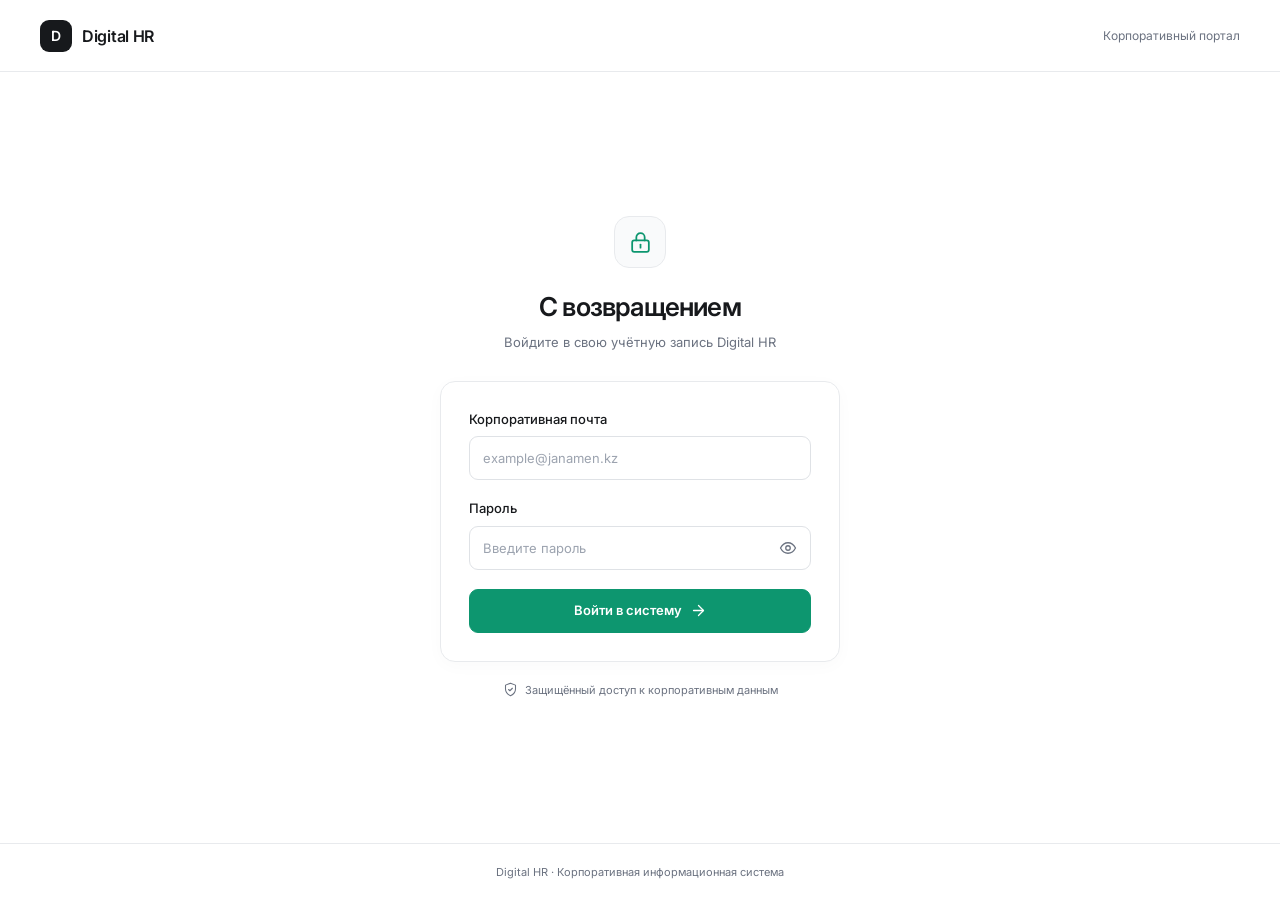
<file: front/index.html>
<!DOCTYPE html>
<html lang="ru">
<head>
  <meta charset="UTF-8">
  <meta name="viewport" content="width=device-width, initial-scale=1">
  <meta name="theme-color" content="#ffffff">
  <title>Digital HR</title>

  <link rel="preconnect" href="https://fonts.googleapis.com">
  <link rel="preconnect" href="https://fonts.gstatic.com" crossorigin>
  <link href="https://fonts.googleapis.com/css2?family=Inter:wght@400;500;600;700&display=swap" rel="stylesheet">
  <link rel="stylesheet" href="css/index.css">
  <link rel="stylesheet" href="css/workspace.css">
</head>

<body>
  <div id="app-content" aria-live="polite">
    <div class="loading-page">
      <header class="topbar">
        <div class="brand">
          <span class="logo">D</span>
          <span>Digital HR</span>
        </div>

        <span class="topbar-note">Корпоративный портал</span>
      </header>

      <main class="loading-content">
        <div class="loading-icon" aria-hidden="true">
          <svg viewBox="0 0 24 24">
            <rect x="4" y="10" width="16" height="11" rx="2"></rect>
            <path d="M8 10V7a4 4 0 0 1 8 0v3"></path>
            <path d="M12 14v3"></path>
          </svg>
        </div>

        <h1>Подождите немного</h1>
        <p class="subtitle">
          Подготавливаем рабочее пространство Digital HR
        </p>

        <div class="loader" role="status" aria-label="Загрузка"></div>
        <p class="loading-status">Проверяем авторизацию...</p>
      </main>

      <footer>
        Digital HR · Корпоративная информационная система
      </footer>
    </div>
  </div>

  <script type="module" src="js/app.js"></script>
</body>
</html>
</file>
<file: front/css/index.css>
:root {
      color-scheme: light;
      --bg: #ffffff;
      --border: #e8eaed;
      --text: #17191c;
      --muted: #6b7280;
      --accent: #0d966f;
      font-family: Inter, system-ui, -apple-system, "Segoe UI", Roboto, sans-serif;
    }

    * {
      box-sizing: border-box;
    }

    html,
    body {
      min-height: 100%;
      margin: 0;
    }

    body {
      min-height: 100vh;
      background: var(--bg);
      color: var(--text);
      font-size: 14px;
      line-height: 1.5;
      -webkit-font-smoothing: antialiased;
    }

    #app-content {
      min-height: 100vh;
      animation: appear 0.25s ease both;
    }

    .loading-page {
      display: flex;
      flex-direction: column;
      min-height: 100vh;
    }

    .topbar {
      display: flex;
      align-items: center;
      justify-content: space-between;
      min-height: 72px;
      padding: 0 40px;
      border-bottom: 1px solid var(--border);
    }

    .brand {
      display: flex;
      align-items: center;
      gap: 10px;
      font-size: 16px;
      font-weight: 600;
      letter-spacing: -0.3px;
    }

    .logo {
      display: grid;
      place-items: center;
      width: 32px;
      height: 32px;
      border-radius: 9px;
      background: #17191c;
      color: #ffffff;
      font-size: 14px;
      font-weight: 600;
    }

    .topbar-note {
      color: var(--muted);
      font-size: 12px;
    }

    .loading-content {
      display: flex;
      flex: 1;
      flex-direction: column;
      align-items: center;
      justify-content: center;
      padding: 40px 20px;
      text-align: center;
    }

    .loading-icon {
      display: grid;
      place-items: center;
      width: 60px;
      height: 60px;
      margin-bottom: 25px;
      border: 1px solid var(--border);
      border-radius: 17px;
      background: #f9fafb;
      color: var(--accent);
    }

    .loading-icon svg {
      width: 28px;
      height: 28px;
      fill: none;
      stroke: currentColor;
      stroke-width: 1.7;
      stroke-linecap: round;
      stroke-linejoin: round;
    }

    h1 {
      margin: 0 0 9px;
      font-size: 23px;
      font-weight: 600;
      letter-spacing: -0.65px;
    }

    .subtitle {
      margin: 0;
      color: var(--muted);
      font-size: 13px;
    }

    .loader {
      width: 34px;
      height: 34px;
      margin-top: 30px;
      border: 2px solid #e8eaed;
      border-top-color: var(--accent);
      border-radius: 50%;
      animation: spin 0.8s linear infinite;
    }

    .loading-status {
      margin-top: 16px;
      color: var(--muted);
      font-size: 12px;
    }

    footer {
      display: flex;
      justify-content: center;
      padding: 20px;
      border-top: 1px solid var(--border);
      color: var(--muted);
      font-size: 11px;
      text-align: center;
    }

    .error-content {
      display: flex;
      flex-direction: column;
      align-items: center;
      justify-content: center;
      min-height: 100vh;
      padding: 24px;
      text-align: center;
    }

    .retry-button {
      margin-top: 16px;
      padding: 10px 18px;
      border: 0;
      border-radius: 9px;
      background: var(--accent);
      color: #ffffff;
      font: inherit;
      font-weight: 600;
      cursor: pointer;
    }

    .retry-button:hover {
      background: #0b805f;
    }

    @keyframes spin {
      to {
        transform: rotate(360deg);
      }
    }

    @keyframes appear {
      from {
        opacity: 0;
      }

      to {
        opacity: 1;
      }
    }

    @media (max-width: 520px) {
      .topbar {
        min-height: 62px;
        padding: 0 18px;
      }

      .topbar-note {
        font-size: 11px;
      }

      h1 {
        font-size: 21px;
      }
    }

    @media (prefers-reduced-motion: reduce) {
      *,
      *::before,
      *::after {
        animation-duration: 0.01ms !important;
        transition-duration: 0.01ms !important;
      }
    }
</file>
<file: front/css/workspace.css>
/* Карточки и панели */
.ws-cards {
  display: grid;
  grid-template-columns: repeat(4, minmax(0, 1fr));
  gap: 12px;
  margin-bottom: 16px;
}

.ws-card {
  padding: 16px 18px;
  border: 1px solid var(--hr-border);
  border-radius: 12px;
  background: var(--hr-surface);
}

.ws-card-label {
  display: block;
  color: var(--hr-muted);
  font-size: 12px;
}

.ws-card-value {
  display: block;
  margin-top: 6px;
  font-size: 24px;
  font-weight: 650;
  letter-spacing: -0.6px;
}

.ws-card-hint {
  display: block;
  margin-top: 4px;
  color: var(--hr-muted);
  font-size: 12px;
}

.ws-card.is-warning .ws-card-value {
  color: #c2410c;
}

.ws-grid {
  display: grid;
  grid-template-columns: repeat(2, minmax(0, 1fr));
  gap: 12px;
}

.ws-panel {
  min-width: 0;
  padding: 16px 18px;
  border: 1px solid var(--hr-border);
  border-radius: 12px;
  background: var(--hr-surface);
}

.ws-span-2 {
  grid-column: span 2;
}

.ws-panel-head {
  display: flex;
  align-items: center;
  justify-content: space-between;
  gap: 12px;
  margin-bottom: 12px;
}

.ws-panel-title {
  margin: 0;
  font-size: 14px;
  font-weight: 600;
}

.ws-muted {
  color: var(--hr-muted);
  font-size: 12px;
}

.ws-empty {
  padding: 18px 0;
  color: var(--hr-muted);
  font-size: 13px;
  text-align: center;
}

.ws-actions {
  display: flex;
  flex-wrap: wrap;
  gap: 8px;
}

/* Графики */
.ws-chart svg {
  display: block;
  width: 100%;
  height: auto;
  overflow: visible;
}

.ws-chart text {
  fill: var(--hr-muted);
  font-size: 10px;
  font-family: inherit;
}

.ws-legend {
  display: flex;
  flex-wrap: wrap;
  gap: 12px;
  color: var(--hr-muted);
  font-size: 12px;
}

.ws-legend-item {
  display: inline-flex;
  align-items: center;
  gap: 6px;
}

.ws-swatch {
  width: 10px;
  height: 10px;
  border-radius: 3px;
  background: var(--sw, var(--hr-accent));
}

.ws-swatch.is-line {
  height: 2px;
  border-radius: 1px;
}

.ws-donut {
  display: flex;
  align-items: center;
  gap: 18px;
}

.ws-donut svg {
  width: 120px;
  flex: 0 0 120px;
}

.ws-donut-list {
  display: grid;
  gap: 8px;
  font-size: 13px;
}

.ws-bar-row {
  display: grid;
  grid-template-columns: minmax(0, 1fr) 44px;
  gap: 10px;
  align-items: center;
  margin-bottom: 10px;
}

.ws-bar-label {
  overflow: hidden;
  font-size: 13px;
  text-overflow: ellipsis;
  white-space: nowrap;
}

.ws-bar-track {
  grid-column: 1 / -1;
  height: 6px;
  border-radius: 99px;
  background: #eef0ee;
  overflow: hidden;
}

.ws-bar-fill {
  height: 100%;
  border-radius: 99px;
  background: var(--hr-accent);
}

.ws-bar-value {
  color: var(--hr-muted);
  font-size: 12px;
  text-align: right;
}

/* Списки */
.ws-list {
  display: grid;
  gap: 8px;
}

.ws-list-item {
  display: flex;
  align-items: center;
  justify-content: space-between;
  gap: 10px;
  padding: 10px 12px;
  border: 1px solid var(--hr-border);
  border-radius: 10px;
  font-size: 13px;
}

.ws-list-item strong {
  font-weight: 600;
}

.ws-tag {
  display: inline-flex;
  align-items: center;
  padding: 3px 8px;
  border-radius: 6px;
  background: #f0f2f0;
  color: #535b55;
  font-size: 11px;
  font-weight: 600;
  white-space: nowrap;
}

.ws-tag.is-danger {
  background: #fdecea;
  color: #b42318;
}

.ws-tag.is-accent {
  background: var(--hr-accent-soft);
  color: var(--hr-accent);
}

.ws-tag.is-amber {
  background: #fef3c7;
  color: #92400e;
}

/* Доска задач */
.ws-board {
  display: grid;
  grid-template-columns: repeat(3, minmax(0, 1fr));
  gap: 12px;
  align-items: start;
}

.ws-column {
  min-width: 0;
  padding: 12px;
  border: 1px solid var(--hr-border);
  border-radius: 12px;
  background: var(--hr-sidebar);
}

.ws-column-head {
  display: flex;
  align-items: center;
  justify-content: space-between;
  margin: 2px 2px 10px;
  font-size: 13px;
  font-weight: 600;
}

.ws-column-body {
  display: grid;
  gap: 8px;
}

.ws-task {
  display: grid;
  gap: 8px;
  padding: 12px;
  border: 1px solid var(--hr-border);
  border-radius: 10px;
  background: #fff;
  cursor: pointer;
  transition: border-color 140ms ease;
}

.ws-task:hover {
  border-color: #cfd4d0;
}

.ws-task-title {
  font-size: 13px;
  font-weight: 600;
  line-height: 1.35;
}

.ws-task.is-done .ws-task-title {
  color: var(--hr-muted);
  text-decoration: line-through;
}

.ws-task-meta {
  display: flex;
  flex-wrap: wrap;
  align-items: center;
  gap: 6px;
  color: var(--hr-muted);
  font-size: 12px;
}

.ws-priority {
  display: inline-block;
  width: 8px;
  height: 8px;
  border-radius: 50%;
  background: #94a3b8;
}

.ws-priority.is-high {
  background: #dc2626;
}

.ws-priority.is-medium {
  background: #f59e0b;
}

.ws-task-actions {
  display: flex;
  gap: 6px;
}

.hr-app .ws-mini-button {
  padding: 4px 9px;
  border: 1px solid var(--hr-border);
  border-radius: 7px;
  background: #fff;
  color: var(--hr-text);
  font-size: 11px;
  font-weight: 600;
  cursor: pointer;
}

.hr-app .ws-mini-button:hover {
  background: var(--hr-surface-hover);
}

.hr-app .ws-mini-button:disabled {
  opacity: 0.5;
  cursor: default;
}

/* Календарь */
.ws-month-nav {
  display: inline-flex;
  align-items: center;
  gap: 8px;
}

.ws-month-title {
  min-width: 140px;
  font-size: 15px;
  font-weight: 600;
  text-align: center;
}

.ws-calendar {
  display: grid;
  grid-template-columns: repeat(7, minmax(0, 1fr));
  gap: 6px;
}

.ws-weekday {
  padding: 4px 6px;
  color: var(--hr-muted);
  font-size: 11px;
  font-weight: 600;
  text-transform: uppercase;
}

.ws-day {
  display: flex;
  flex-direction: column;
  gap: 4px;
  min-height: 86px;
  padding: 8px;
  border: 1px solid var(--hr-border);
  border-radius: 10px;
  background: #fff;
  text-align: left;
  cursor: pointer;
}

.ws-day:hover {
  border-color: #cfd4d0;
}

.ws-day.is-empty {
  border: 0;
  background: transparent;
  cursor: default;
}

.ws-day.is-weekend {
  background: #f7f8f7;
}

.ws-day.is-holiday {
  background: #fff7ed;
}

.ws-day.is-vacation {
  background: #eff6ff;
}

.ws-day.is-vacation_pending {
  background: repeating-linear-gradient(135deg, #fff, #fff 6px, #f1f6ff 6px, #f1f6ff 12px);
}

.ws-day.is-today {
  border-color: var(--hr-accent);
  box-shadow: inset 0 0 0 1px var(--hr-accent);
}

.ws-day.is-future .ws-day-hours {
  color: var(--hr-muted);
  font-weight: 500;
}

.ws-day.is-selected {
  outline: 2px solid var(--hr-accent);
  outline-offset: 1px;
}

.ws-day-number {
  font-size: 13px;
  font-weight: 600;
}

.ws-day-label {
  overflow: hidden;
  color: var(--hr-muted);
  font-size: 10px;
  line-height: 1.25;
  text-overflow: ellipsis;
}

.ws-day-hours {
  margin-top: auto;
  font-size: 11px;
  font-weight: 600;
}

.ws-day-bar {
  height: 4px;
  border-radius: 99px;
  background: #eef0ee;
  overflow: hidden;
}

.ws-day-bar span {
  display: block;
  height: 100%;
  background: var(--hr-accent);
}

.ws-day-bar span.is-over {
  background: #f59e0b;
}

.ws-day-dots {
  display: flex;
  gap: 3px;
}

.ws-day-dots span {
  width: 6px;
  height: 6px;
  border-radius: 50%;
  background: #6366f1;
}

.ws-day-dots span.is-done {
  background: #cbd5e1;
}

.ws-schedule-layout {
  display: grid;
  grid-template-columns: minmax(0, 1fr) 300px;
  gap: 12px;
  align-items: start;
}

/* Таблица команды */
.ws-table-wrap {
  overflow-x: auto;
}

.ws-table {
  width: 100%;
  border-collapse: collapse;
  font-size: 13px;
}

.ws-table th {
  padding: 8px 10px;
  border-bottom: 1px solid var(--hr-border);
  color: var(--hr-muted);
  font-size: 11px;
  font-weight: 600;
  text-align: left;
  text-transform: uppercase;
  white-space: nowrap;
}

.ws-table td {
  padding: 10px;
  border-bottom: 1px solid var(--hr-border);
  vertical-align: middle;
}

.ws-table tr:last-child td {
  border-bottom: 0;
}

.ws-person {
  display: grid;
}

.ws-person small {
  color: var(--hr-muted);
}

.ws-hours-cell {
  min-width: 120px;
}

/* Статус нейросети */
.ws-ai-status {
  display: inline-flex;
  align-items: center;
  gap: 7px;
  padding: 5px 10px;
  border: 1px solid var(--hr-border);
  border-radius: 99px;
  color: var(--hr-muted);
  font-size: 12px;
}

.ws-ai-status::before {
  width: 8px;
  height: 8px;
  border-radius: 50%;
  background: #94a3b8;
  content: "";
}

.ws-ai-status.is-on::before {
  background: var(--hr-accent);
}

.ws-ai-status.is-loading::before {
  background: #f59e0b;
}

.hr-chat-cursor::after {
  display: inline-block;
  width: 7px;
  height: 14px;
  margin-left: 2px;
  background: currentColor;
  vertical-align: -2px;
  animation: ws-blink 1s steps(2) infinite;
  content: "";
}

@keyframes ws-blink {
  50% {
    opacity: 0;
  }
}

/* Адаптив */
@media (max-width: 1100px) {
  .ws-cards {
    grid-template-columns: repeat(2, minmax(0, 1fr));
  }

  .ws-schedule-layout {
    grid-template-columns: 1fr;
  }
}

@media (max-width: 760px) {
  .ws-grid,
  .ws-board {
    grid-template-columns: 1fr;
  }

  .ws-span-2 {
    grid-column: auto;
  }

  .ws-day {
    min-height: 58px;
    padding: 5px;
  }

  .ws-day-label,
  .ws-day-bar {
    display: none;
  }
}

/* Прокрутка навигации */
.hr-sidebar-top {
  display: flex;
  flex-direction: column;
}

.hr-sidebar .hr-navigation {
  flex: 1;
  min-height: 0;
  margin: 0 -6px;
  padding: 0 6px 8px;
  overflow-y: auto;
  overscroll-behavior: contain;
  scrollbar-width: thin;
  scrollbar-color: #d5d9d6 transparent;
}

.hr-sidebar .hr-navigation::-webkit-scrollbar {
  width: 6px;
}

.hr-sidebar .hr-navigation::-webkit-scrollbar-thumb {
  border-radius: 99px;
  background: #d5d9d6;
}

.hr-sidebar .hr-navigation::-webkit-scrollbar-track {
  background: transparent;
}

/* Ирби */
.irbi {
  display: block;
  width: 100%;
  height: 100%;
  overflow: visible;
}

.irbi-pit {
  fill: #0e1621;
}

.irbi-ring {
  fill: none;
  stroke: #fff;
  stroke-width: 5;
  stroke-linecap: round;
}

.irbi-body,
.irbi-ear,
.irbi-head,
.irbi-face,
.irbi-eyes {
  transition: transform 300ms ease;
}

.irbi-ear ellipse,
.irbi-skin {
  fill: #fff;
}

.irbi-eye,
.irbi-nose {
  fill: #22324a;
}

.irbi-glint {
  fill: #fff;
}

.irbi-body {
  transform: translateY(4px);
}

.irbi[data-state="idle"] .irbi-eyes {
  animation: irbi-blink 5s infinite;
}

.irbi[data-state="idle"] .irbi-ear--left {
  animation: irbi-twitch-left 6s ease-in-out infinite;
}

.irbi[data-state="idle"] .irbi-ear--right {
  animation: irbi-twitch-right 6s ease-in-out 1.4s infinite;
}

.irbi[data-state="thinking"] .irbi-body {
  animation: irbi-peek 3.6s ease-in-out infinite;
}

.irbi[data-state="thinking"] .irbi-head {
  animation: irbi-look-tilt 3.6s ease-in-out infinite;
}

.irbi[data-state="thinking"] .irbi-face {
  animation: irbi-look-eyes 3.6s ease-in-out infinite;
}

.irbi[data-state="thinking"] .irbi-ear--left {
  animation: irbi-wiggle-left 0.9s ease-in-out infinite;
}

.irbi[data-state="thinking"] .irbi-ear--right {
  animation: irbi-wiggle-right 0.9s ease-in-out 0.2s infinite;
}

.irbi[data-state="typing"] .irbi-body {
  animation: irbi-bounce 0.7s ease-in-out infinite;
}

.irbi[data-state="typing"] .irbi-ear--left {
  animation: irbi-wiggle-left 0.7s ease-in-out infinite;
}

.irbi[data-state="typing"] .irbi-ear--right {
  animation: irbi-wiggle-right 0.7s ease-in-out 0.15s infinite;
}

.irbi[data-state="typing"] .irbi-face {
  transform: translateY(1.5px);
}

@keyframes irbi-peek {
  0%, 100% { transform: translateY(26px); }
  18% { transform: translateY(3px); }
  82% { transform: translateY(3px); }
}

@keyframes irbi-look-tilt {
  0%, 22%, 100% { transform: rotate(0deg); }
  34%, 44% { transform: rotate(-9deg); }
  58%, 70% { transform: rotate(9deg); }
  80% { transform: rotate(0deg); }
}

@keyframes irbi-look-eyes {
  0%, 22%, 100% { transform: translateX(0); }
  34%, 44% { transform: translateX(-4px); }
  58%, 70% { transform: translateX(4px); }
  80% { transform: translateX(0); }
}

@keyframes irbi-wiggle-left {
  0%, 100% { transform: rotate(0deg); }
  50% { transform: rotate(-12deg); }
}

@keyframes irbi-wiggle-right {
  0%, 100% { transform: rotate(0deg); }
  50% { transform: rotate(10deg); }
}

@keyframes irbi-twitch-left {
  0%, 86%, 100% { transform: rotate(0deg); }
  90% { transform: rotate(-10deg); }
  94% { transform: rotate(3deg); }
}

@keyframes irbi-twitch-right {
  0%, 80%, 100% { transform: rotate(0deg); }
  85% { transform: rotate(12deg); }
  90% { transform: rotate(-3deg); }
}

@keyframes irbi-blink {
  0%, 92%, 100% { transform: scaleY(1); }
  95% { transform: scaleY(0.1); }
}

@keyframes irbi-bounce {
  0%, 100% { transform: translateY(4px); }
  50% { transform: translateY(1px); }
}

.irbi-avatar {
  display: grid;
  flex: 0 0 auto;
  place-items: center;
  overflow: hidden;
  border-radius: 12px;
  background: linear-gradient(160deg, #05070b 0%, #1b2636 55%, #34495e 100%);
}

.irbi-avatar--sm {
  width: 36px;
  height: 36px;
  padding: 3px;
  border-radius: 10px;
}

.irbi-avatar--md {
  width: 58px;
  height: 58px;
  padding: 4px;
}

.irbi-avatar--lg {
  width: 120px;
  height: 120px;
  margin: 0 auto 14px;
  padding: 8px;
  border-radius: 28px;
}

.hr-chat-message.is-assistant {
  display: flex;
  align-items: flex-end;
  gap: 10px;
}

.irbi-thinking {
  display: flex;
  align-items: center;
  gap: 4px;
  color: var(--hr-muted);
  font-size: 13px;
}

.irbi-dots {
  display: inline-flex;
  gap: 3px;
  margin-left: 2px;
}

.irbi-dots i {
  width: 5px;
  height: 5px;
  border-radius: 50%;
  background: currentColor;
  animation: irbi-dot 1.2s ease-in-out infinite;
}

.irbi-dots i:nth-child(2) {
  animation-delay: 0.15s;
}

.irbi-dots i:nth-child(3) {
  animation-delay: 0.3s;
}

@keyframes irbi-dot {
  0%, 60%, 100% { opacity: 0.25; transform: translateY(0); }
  30% { opacity: 1; transform: translateY(-3px); }
}

.irbi-title {
  display: flex;
  align-items: center;
  gap: 14px;
}

@media (prefers-reduced-motion: reduce) {
  .irbi * {
    animation: none !important;
  }
}
</file>
